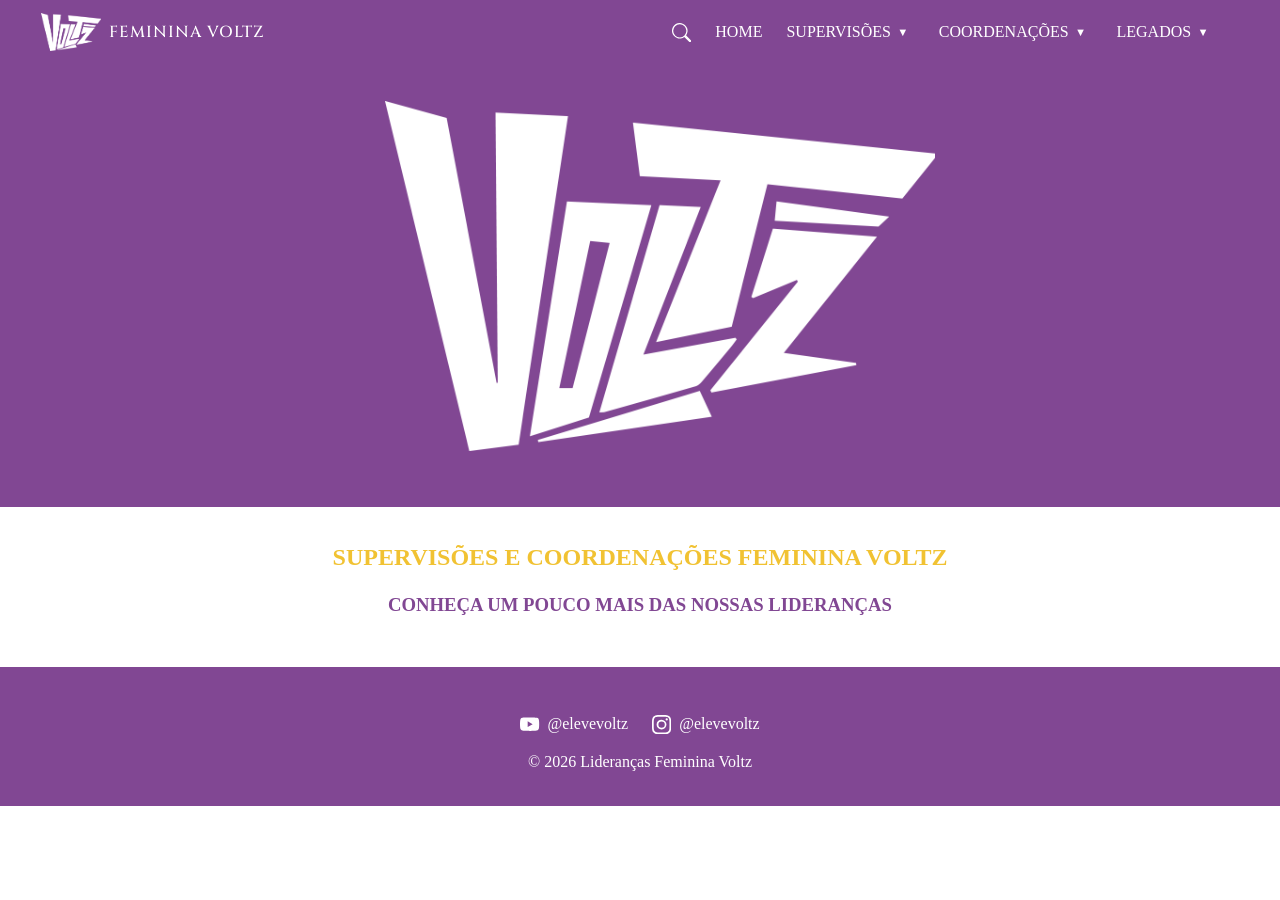
<file: index.html>
<!DOCTYPE html>
<html lang="en">

<head>
    <meta charset="UTF-8">
    <meta name="viewport" content="width=device-width, initial-scale=1.0">
    <title>Home | Feminina Voltz</title>

    <!-- FAVICON -->
    <link rel="icon" type="image/png" href="static/imagens/FAVICON.png">

    <!-- CSS -->
    <link rel="stylesheet" href="static/css/style.css">

    <!-- Google Fonts -->
    <link href="https://fonts.googleapis.com/css2?family=Poppins&display=swap" rel="stylesheet">

    <!-- Fontes -->
    <link href="https://fonts.googleapis.com/css2?family=Cinzel:wght@400;600;700&display=swap" rel="stylesheet">

    <link
        href="https://fonts.googleapis.com/css2?family=Cormorant+Garamond:wght@300;400;500;600;700&family=Poppins:wght@300;400;500;600&display=swap"
        rel="stylesheet">
</head>

<body class="body-index">
    <section class="logo-section">
        <img class="logo" src="static/imagens/LOGO_VOLTZ.png" alt="Logo Feminina Voltz">
    </section>

    <section>
        <div class="title">
            <h1>SUPERVISÕES  E COORDENAÇÕES FEMININA VOLTZ</h1>
        </div>
        <div class="subtitle">
            <h3>CONHEÇA UM POUCO MAIS DAS NOSSAS LIDERANÇAS</h3>
        </div>
    </section>

    <script src="js/layout.js"></script>
</body>

</html>
</file>
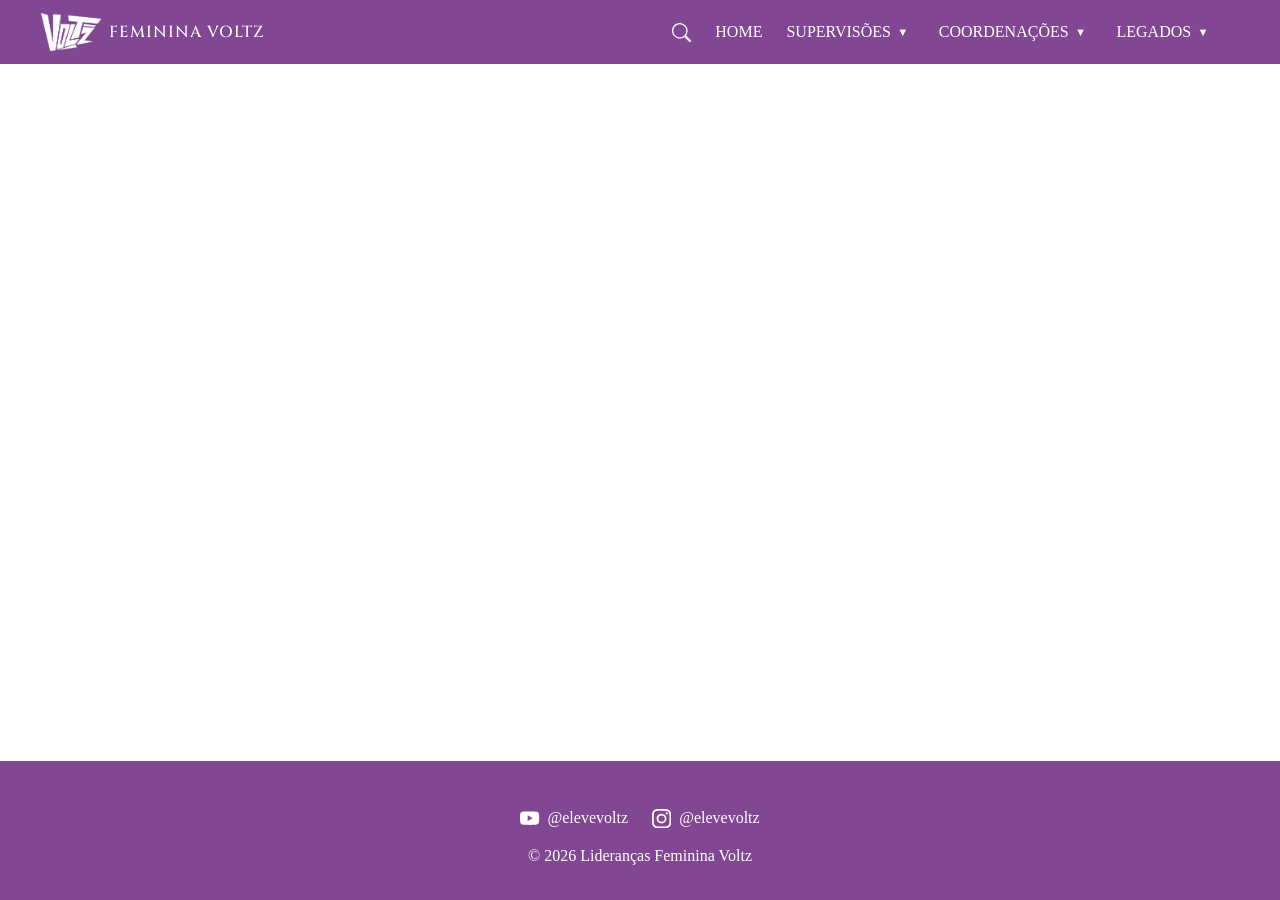
<file: coordenacao.html>
<!DOCTYPE html>
<html lang="en">

<head>
    <meta charset="UTF-8">
    <meta name="viewport" content="width=device-width, initial-scale=1.0">
    <title>Coordenação | Feminina Voltz</title>

    <!-- FAVICON -->
    <link rel="icon" type="image/png" href="static/imagens/FAVICON.png">

    <!-- CSS -->
    <link rel="stylesheet" href="static/css/style.css">

    <!-- Google Fonts -->
    <link href="https://fonts.googleapis.com/css2?family=Poppins&display=swap" rel="stylesheet">

    <!-- Fontes -->
    <link href="https://fonts.googleapis.com/css2?family=Cinzel:wght@400;600;700&display=swap" rel="stylesheet">

    <link rel="preconnect" href="https://fonts.gstatic.com" crossorigin>

    <link
        href="https://fonts.googleapis.com/css2?family=Cormorant+Garamond:wght@300;400;500;600;700&family=Poppins:wght@300;400;500;600&display=swap"
        rel="stylesheet">
</head>

<body>
    <main id="conteudo"></main>

    <script src="js/layout.js"></script>
    <script src="js/coordenacao.js"></script>
</body>

</html>
</file>
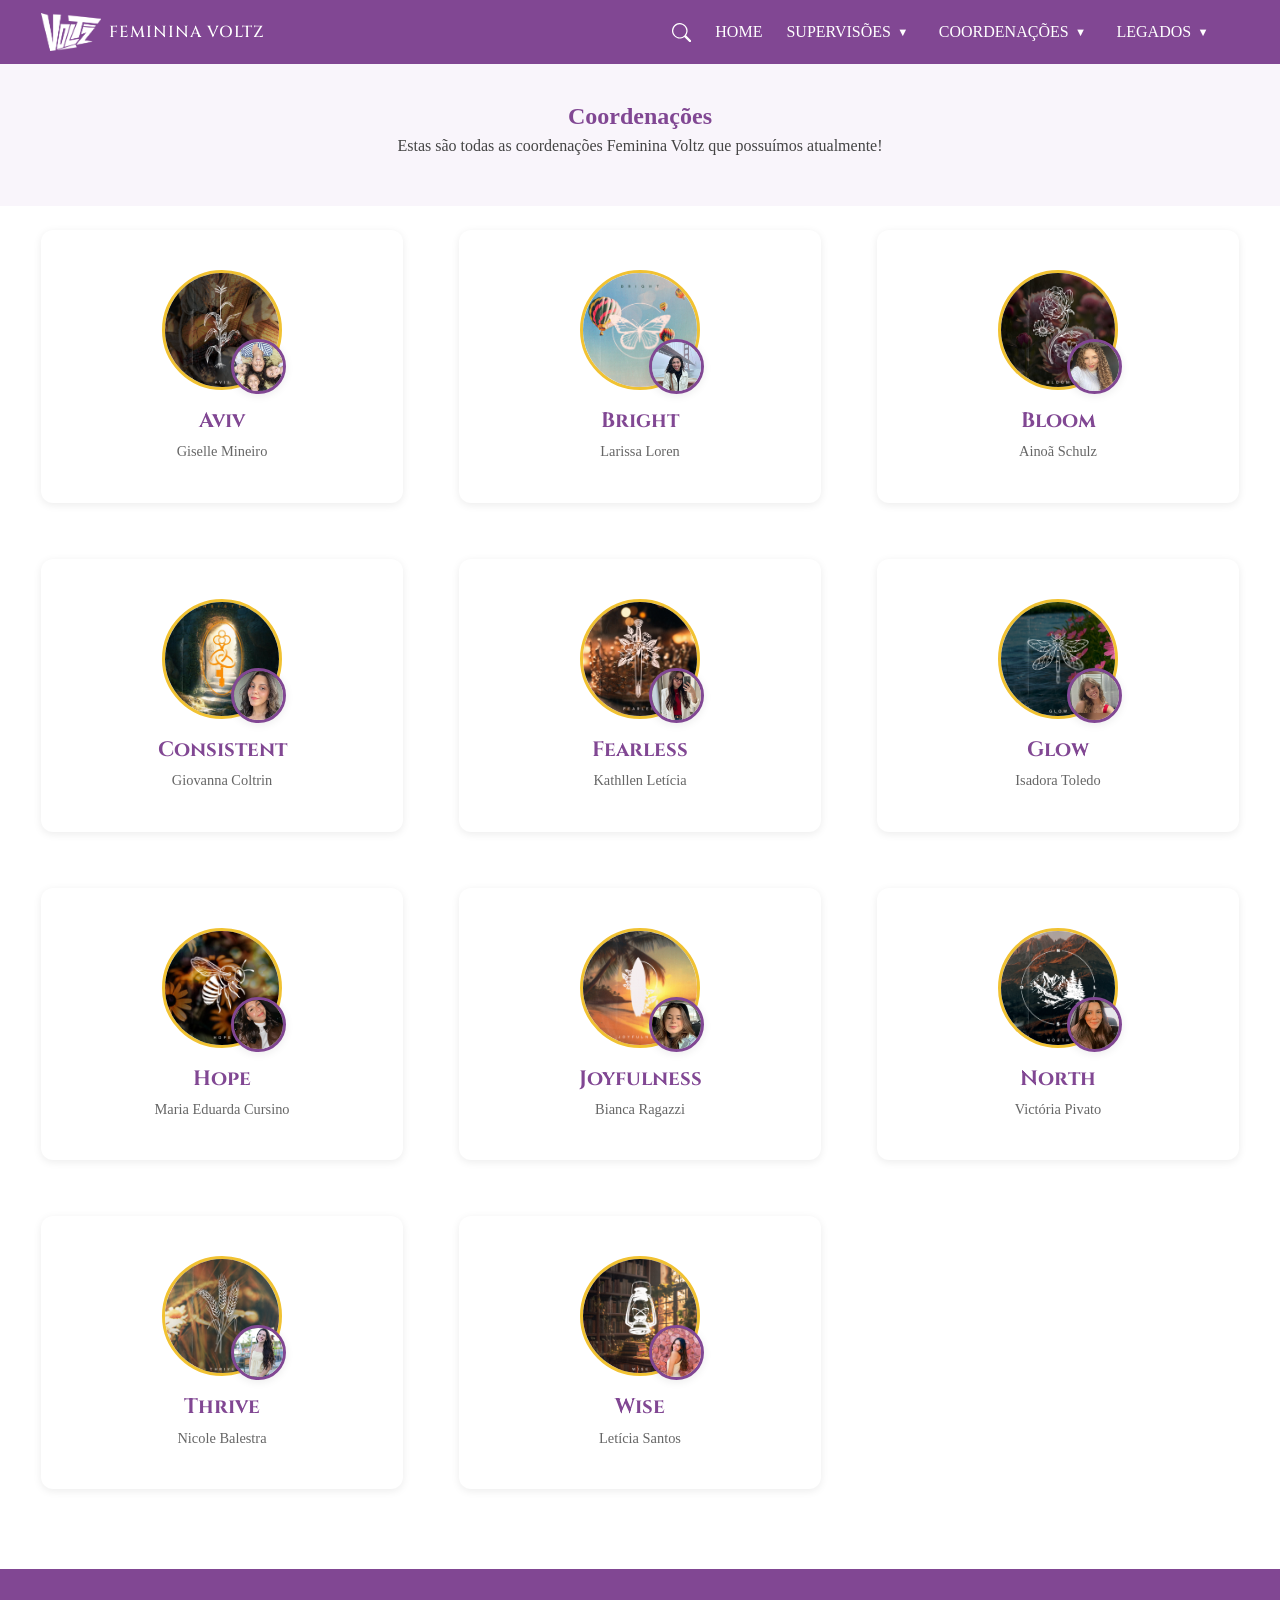
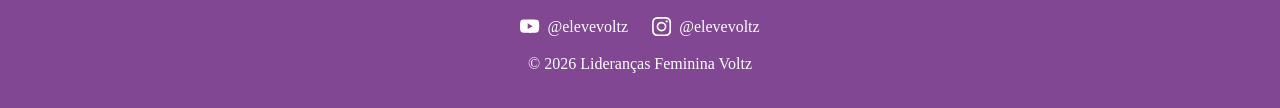
<file: coordenacoes.html>
<!DOCTYPE html>
<html lang="en">

<head>
    <meta charset="UTF-8">
    <meta name="viewport" content="width=device-width, initial-scale=1.0">
    <title>Coordenações | Feminina Voltz</title>

    <!-- FAVICON -->
    <link rel="icon" type="image/png" href="static/imagens/FAVICON.png">

    <!-- CSS -->
    <link rel="stylesheet" href="static/css/style.css">

    <!-- Google Fonts -->
    <link href="https://fonts.googleapis.com/css2?family=Poppins&display=swap" rel="stylesheet">

    <!-- Fontes -->
    <link href="https://fonts.googleapis.com/css2?family=Cinzel:wght@400;600;700&display=swap" rel="stylesheet">

    <link
        href="https://fonts.googleapis.com/css2?family=Cormorant+Garamond:wght@300;400;500;600;700&family=Poppins:wght@300;400;500;600&display=swap"
        rel="stylesheet">
</head>

<body>
<section class="descricao">
    <h1>Coordenações</h1>
    <p>Estas são todas as coordenações Feminina Voltz que possuímos atualmente!</p>
</section>

<div class="container cards-grid" id="coordenacoes-grid"></div>

<script src="js/layout.js"></script>
<script src="js/coordenacao.js"></script>
</body>

</html>
</file>
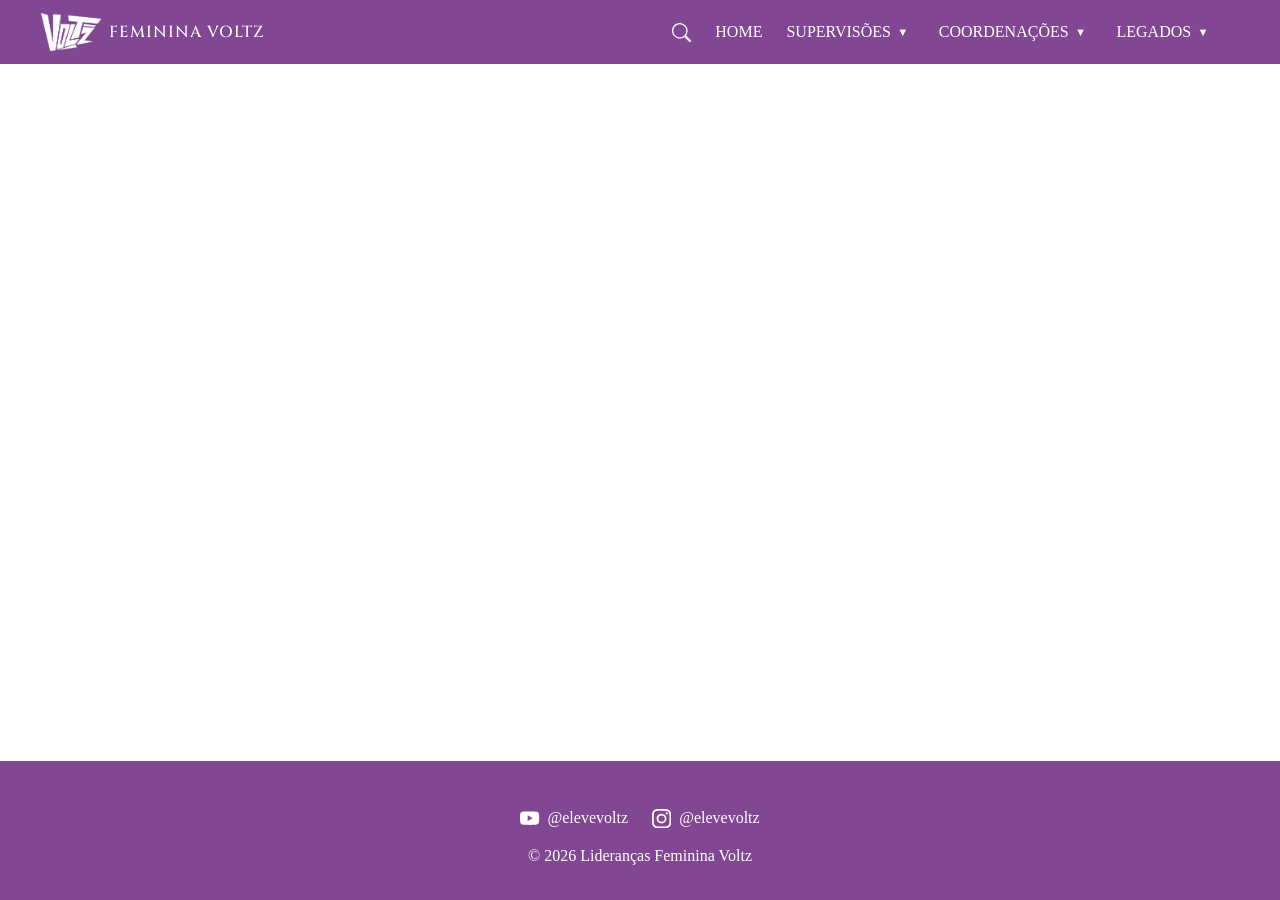
<file: legado.html>
<!DOCTYPE html>
<html lang="en">

<head>
    <meta charset="UTF-8">
    <meta name="viewport" content="width=device-width, initial-scale=1.0">
    <title>Legado | Feminina Voltz</title>

    <!-- FAVICON -->
    <link rel="icon" type="image/png" href="static/imagens/FAVICON.png">

    <link rel="stylesheet" href="static/css/style.css">

    <link href="https://fonts.googleapis.com/css2?family=Poppins&display=swap" rel="stylesheet">

    <link href="https://fonts.googleapis.com/css2?family=Cinzel:wght@400;600;700&display=swap" rel="stylesheet">

    <link href="https://fonts.googleapis.com/css2?family=Cormorant+Garamond:wght@300;400;500;600;700&family=Poppins:wght@300;400;500;600&display=swap" rel="stylesheet">
</head>

<body>

<main id="conteudo"></main>

<script src="js/layout.js"></script>
<script src="js/legados.js"></script>

</body>
</html>
</file>
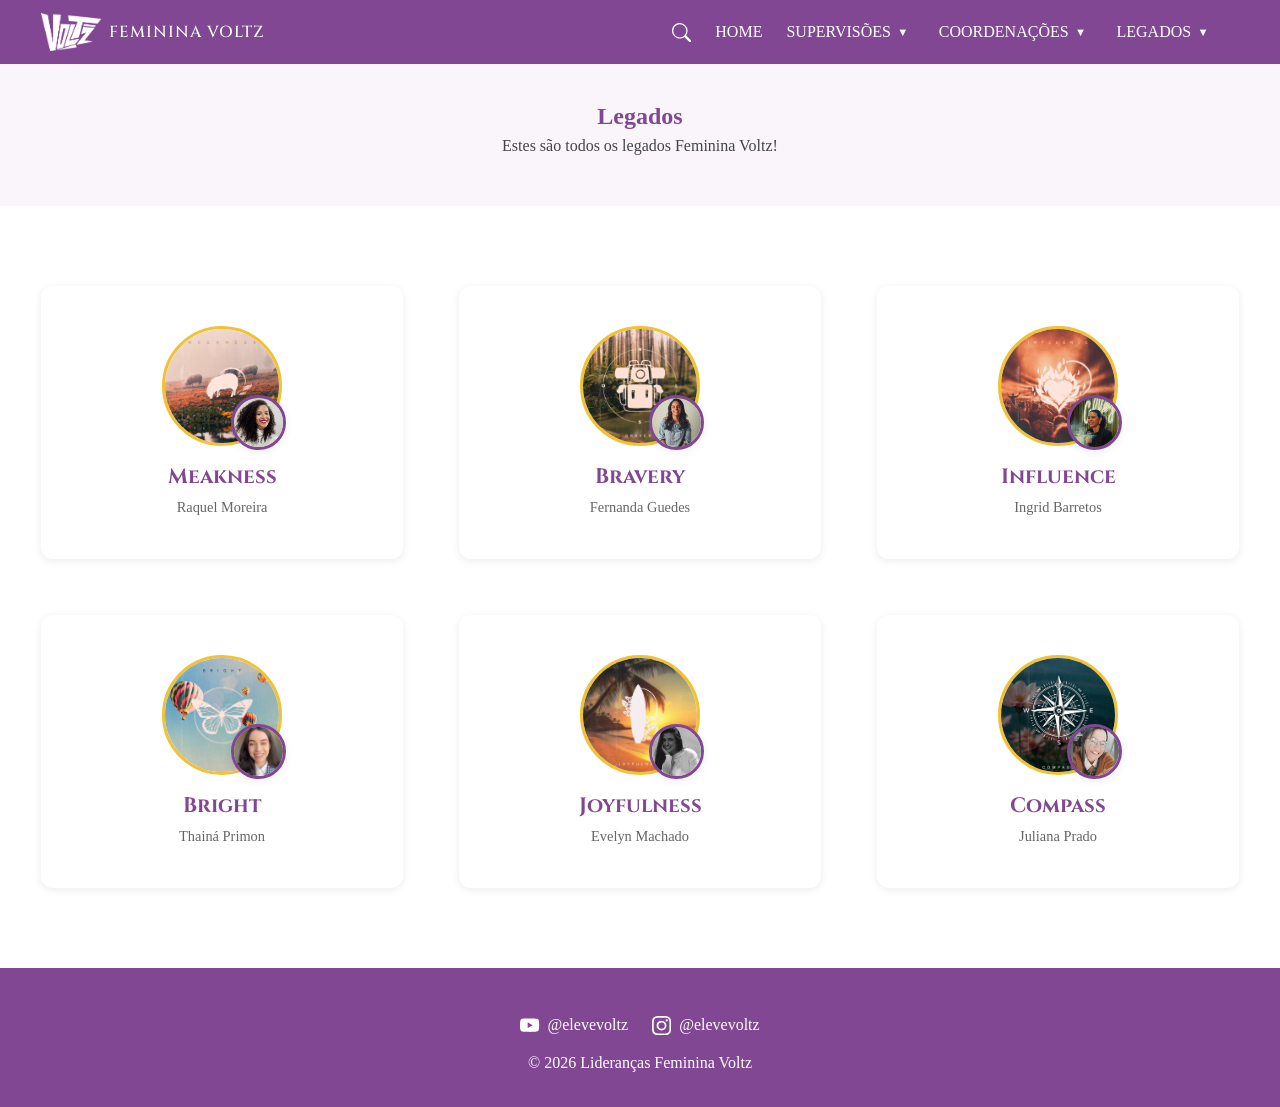
<file: legados.html>
<!DOCTYPE html>
<html lang="en">

<head>
    <meta charset="UTF-8">
    <meta name="viewport" content="width=device-width, initial-scale=1.0">
    <title>Legados | Feminina Voltz</title>

    <!-- FAVICON -->
    <link rel="icon" type="image/png" href="static/imagens/FAVICON.png">

    <link rel="stylesheet" href="static/css/style.css">

    <link href="https://fonts.googleapis.com/css2?family=Poppins&display=swap" rel="stylesheet">

    <link href="https://fonts.googleapis.com/css2?family=Cinzel:wght@400;600;700&display=swap" rel="stylesheet">

    <link href="https://fonts.googleapis.com/css2?family=Cormorant+Garamond:wght@300;400;500;600;700&family=Poppins:wght@300;400;500;600&display=swap" rel="stylesheet">
</head>

<body>

<section class="descricao">
    <h1>Legados</h1>
    <p>
        Estes são todos os legados Feminina Voltz!
    </p>
</section>

<div class="container cards-grid" id="legados-grid"></div>

<script src="js/layout.js"></script>
<script src="js/legados.js"></script>

</body>
</html>
</file>
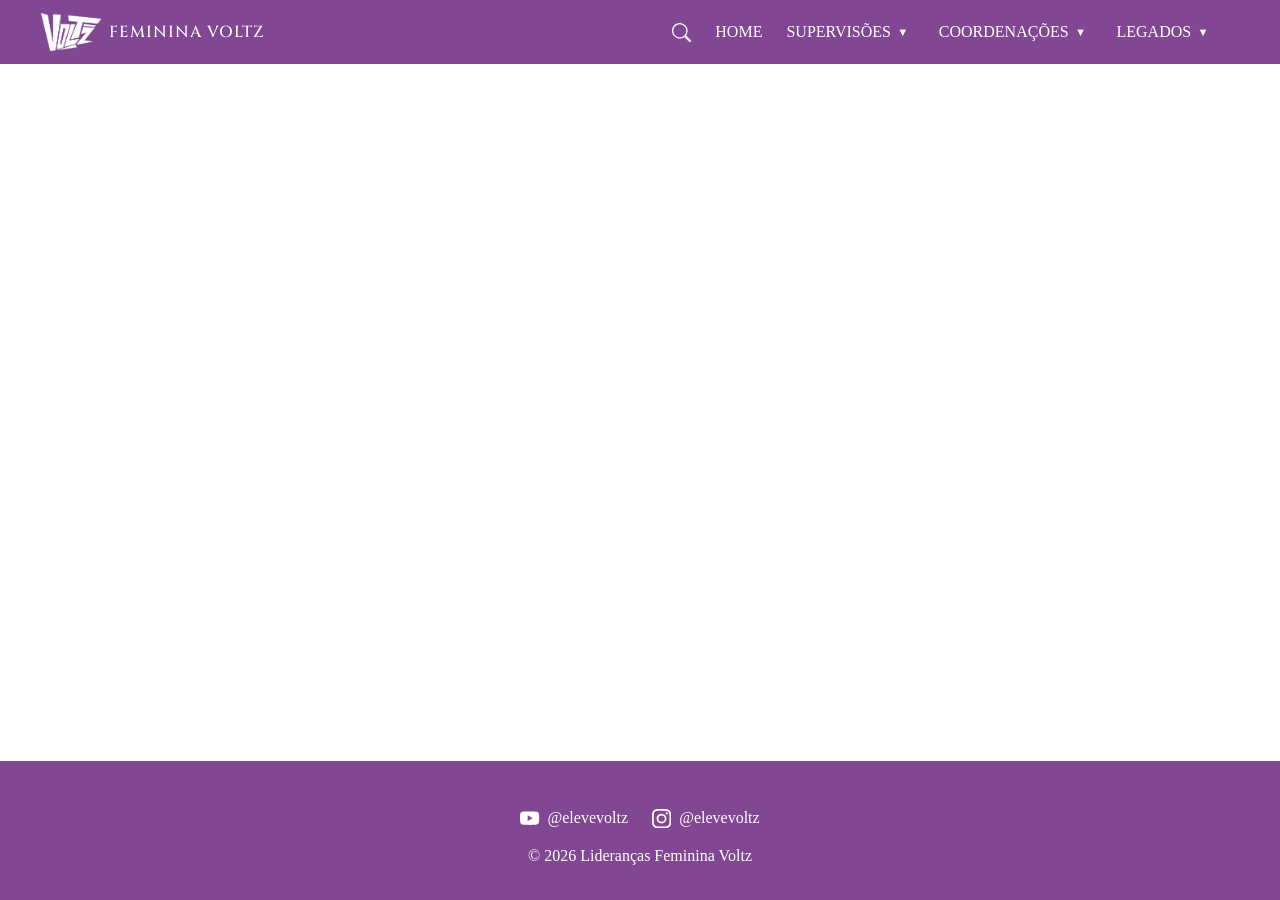
<file: supervisao.html>
<!DOCTYPE html>
<html lang="en">

<head>
    <meta charset="UTF-8">
    <meta name="viewport" content="width=device-width, initial-scale=1.0">
    <title>Supervisão | Feminina Voltz</title>

    <!-- FAVICON -->
    <link rel="icon" type="image/png" href="static/imagens/FAVICON.png">

    <!-- CSS -->
    <link rel="stylesheet" href="static/css/style.css">

    <!-- Google Fonts -->
    <link href="https://fonts.googleapis.com/css2?family=Poppins&display=swap" rel="stylesheet">

    <!-- Fontes -->
    <link href="https://fonts.googleapis.com/css2?family=Cinzel:wght@400;600;700&display=swap" rel="stylesheet">

    <link
        href="https://fonts.googleapis.com/css2?family=Cormorant+Garamond:wght@300;400;500;600;700&family=Poppins:wght@300;400;500;600&display=swap"
        rel="stylesheet">
</head>

<body>
    <main id="conteudo"></main>

    <script src="js/layout.js"></script>
    <script src="js/supervisao.js"></script>
</body>

</html>
</file>
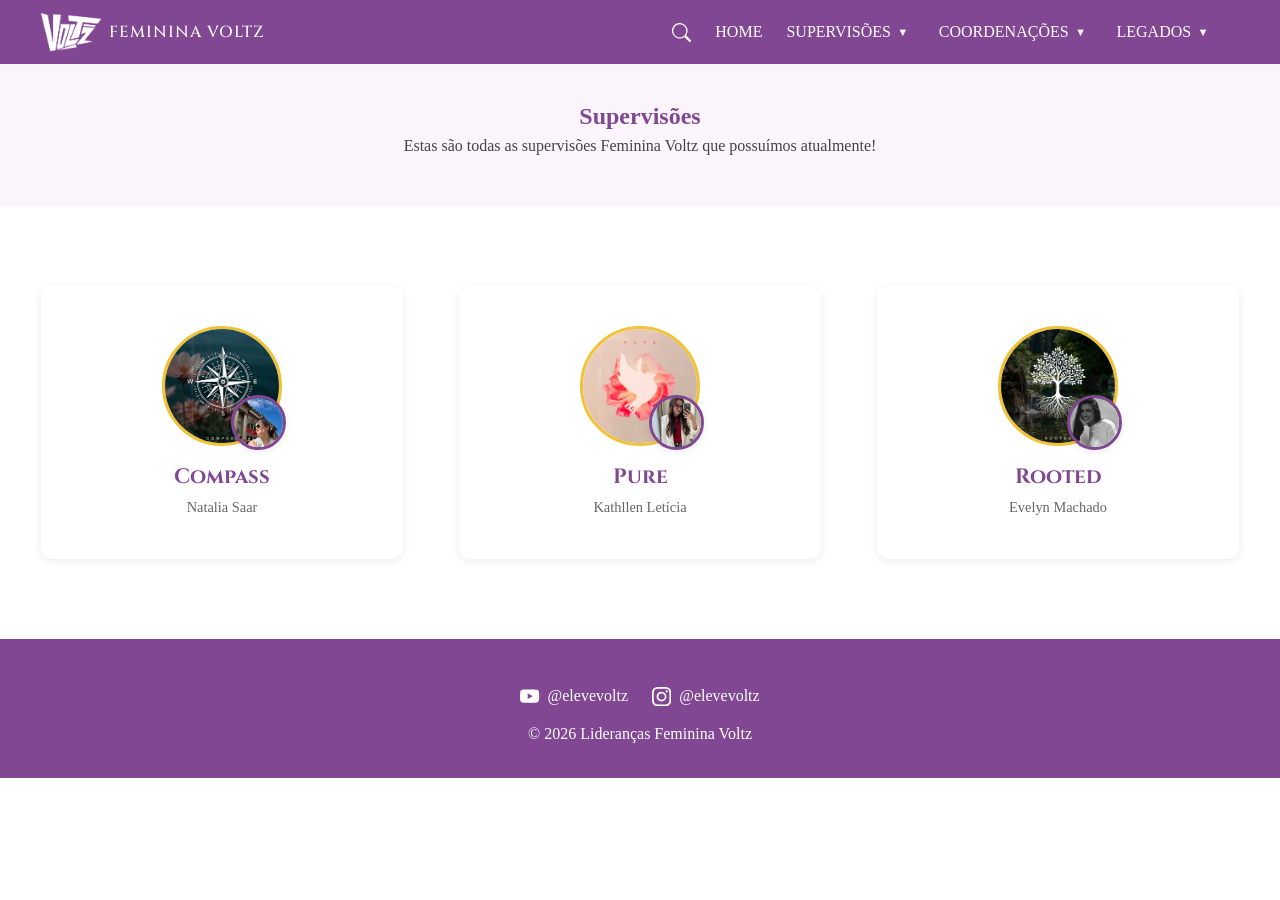
<file: supervisoes.html>
<!DOCTYPE html>
<html lang="en">

<head>
    <meta charset="UTF-8">
    <meta name="viewport" content="width=device-width, initial-scale=1.0">
    <title>Supervisões | Feminina Voltz</title>

    <!-- FAVICON -->
    <link rel="icon" type="image/png" href="static/imagens/FAVICON.png">

    <!-- CSS -->
    <link rel="stylesheet" href="static/css/style.css">

    <!-- Google Fonts -->
    <link href="https://fonts.googleapis.com/css2?family=Poppins&display=swap" rel="stylesheet">

    <!-- Fontes -->
    <link href="https://fonts.googleapis.com/css2?family=Cinzel:wght@400;600;700&display=swap" rel="stylesheet">

    <link
        href="https://fonts.googleapis.com/css2?family=Cormorant+Garamond:wght@300;400;500;600;700&family=Poppins:wght@300;400;500;600&display=swap"
        rel="stylesheet">
</head>

<body>
    <section class="descricao">
        <h1>Supervisões</h1>
        <p>Estas são todas as supervisões Feminina Voltz que possuímos atualmente!</p>
    </section>

    <div class="container cards-grid" id="supervisoes-grid"></div>

    <script src="js/layout.js"></script>
    <script src="js/supervisao.js"></script>
</body>

</html>
</file>
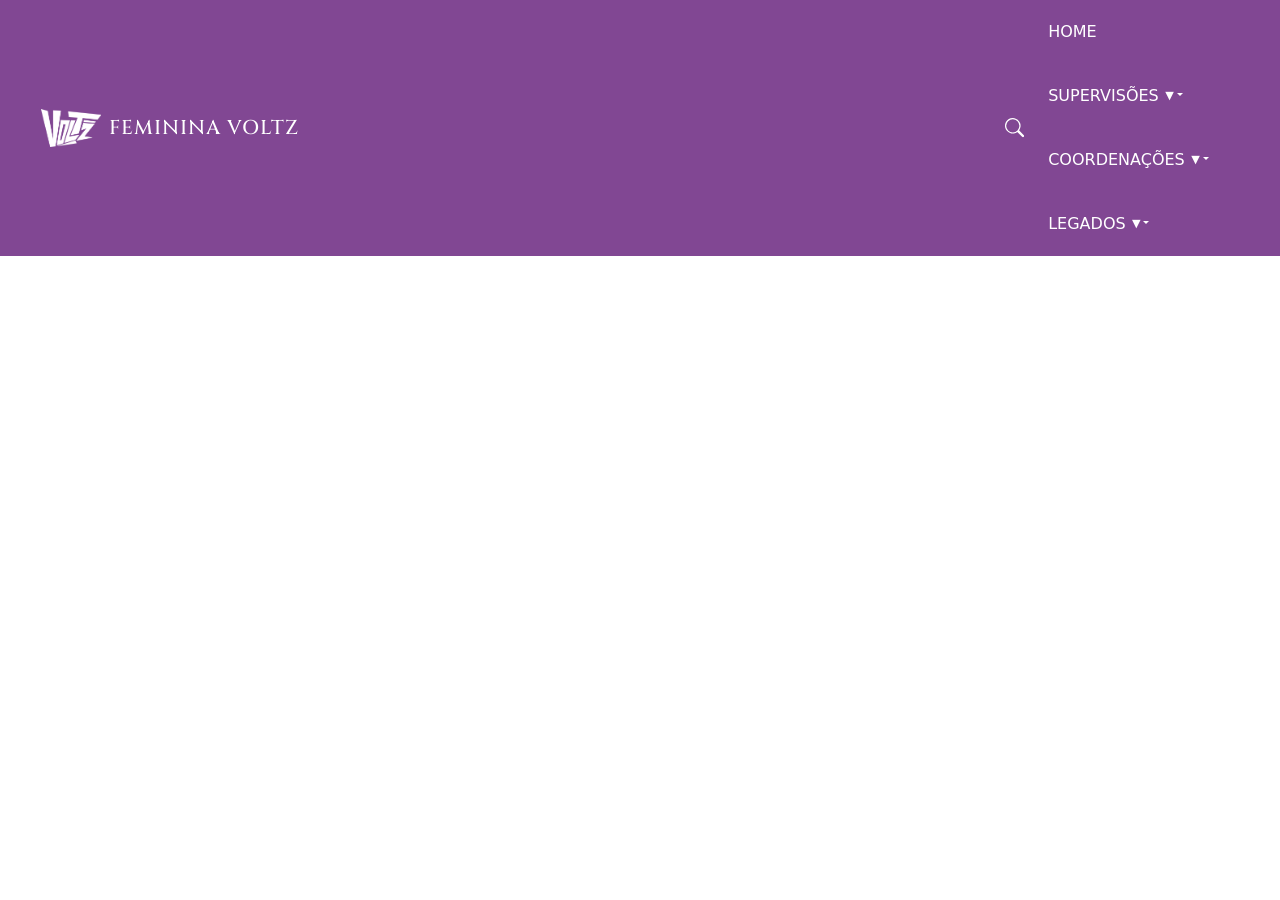
<file: supervisão.html>
<!DOCTYPE html>
<html lang="en">

<head>
    <meta charset="UTF-8">
    <meta name="viewport" content="width=device-width, initial-scale=1.0">
    <title>Document</title>

    <!-- Bootstrap -->
    <link href="https://cdn.jsdelivr.net/npm/bootstrap@5.3.3/dist/css/bootstrap.min.css" rel="stylesheet">

    <!-- Bootstrap Icons -->
    <link rel="stylesheet" href="https://cdn.jsdelivr.net/npm/bootstrap-icons@1.11.3/font/bootstrap-icons.min.css">

    <!-- CSS -->
    <link rel="stylesheet" href="static/css/style.css">

    <!-- Google Fonts -->
    <link href="https://fonts.googleapis.com/css2?family=Poppins&display=swap" rel="stylesheet">

    <!-- Fontes -->
    <link href="https://fonts.googleapis.com/css2?family=Cinzel:wght@400;600;700&display=swap" rel="stylesheet">

    <link
        href="https://fonts.googleapis.com/css2?family=Cormorant+Garamond:wght@300;400;500;600;700&family=Poppins:wght@300;400;500;600&display=swap"
        rel="stylesheet">
</head>

<body>
    <script src="js/layout.js"></script>
</body>

</html>
</file>
<file: static/css/style.css>
/* ==========================================================================
   VARIÁVEIS
   ========================================================================== */

:root {
    --cor-branco: #fff;
    --cor-roxo: #814793;
    --cor-lilas: #f9f5fb;
    --cor-amarelo: #F1C232;
    --cor-texto: #444;
    --cor-cinza: #666;
    --navbar-height: 50px;
    --arredondado: 12px;
    --sombra: 0 2px 8px rgba(0, 0, 0, 0.08);
    --sombra-pesada: 0 6px 16px rgba(0, 0, 0, 0.12);
}


/* ==========================================================================
   RESET
   ========================================================================== */

*,
*::before,
*::after {
    margin: 0;
    padding: 0;
    box-sizing: border-box;
}

html {
    font-size: 100%;
    scroll-behavior: smooth;
}

body {
    min-height: 100vh;
    display: flex;
    flex-direction: column;
    line-height: 1.5;
    text-rendering: optimizeLegibility;
    -webkit-font-smoothing: antialiased;
    padding-top: var(--navbar-height);
}

#conteudo {
    flex: 1;
}

.body-index {
    padding-top: 0;
}

img,
picture,
video,
canvas,
svg {
    display: block;
    max-width: 100%;
}

input,
button,
textarea,
select {
    font: inherit;
}

button {
    cursor: pointer;
    border: none;
    background: none;
}

a {
    color: inherit;
    text-decoration: none;
}

ul,
ol {
    list-style: none;
}

table {
    border-collapse: collapse;
    border-spacing: 0;
}

html,
body {
    overflow-x: hidden;
    width: 100%;
}


/* ==========================================================================
   LINKS
   ========================================================================== */

.nav-link:hover,
a:hover {
    color: var(--cor-amarelo);
}


/* ==========================================================================
   CONTAINER
   ========================================================================== */

.container {
    width: 100%;
    max-width: 1230px;
    margin: 0 auto;
    padding: 0 1rem;
}


/* ==========================================================================
   NAVBAR
   ========================================================================== */

.navbar {
    position: fixed;
    top: 0;
    left: 0;
    width: 100%;
    z-index: 1000;
    padding: 0.75rem 0;
    background-color: var(--cor-roxo);
    color: var(--cor-branco);
}

.navbar .container {
    display: flex;
    align-items: center;
    flex-wrap: wrap;
}

.navbar-logo {
    max-width: 60px;
    margin-right: 0.5rem;
}

.navbar-brand {
    color: var(--cor-branco);
    font-family: "Cinzel", serif;
    text-transform: uppercase;
    letter-spacing: 1px;
    font-weight: 525;
    margin-right: auto;
}

.navbar-brand:hover {
    color: var(--cor-amarelo);
}

.nav-link {
    color: var(--cor-branco);
}


/* ==========================================================================
   DROPDOWN (submenus da navbar)
   ========================================================================== */

.dropdown {
    position: relative;
}

.dropdown-wrapper {
    position: relative;
    display: flex;
    align-items: center;
}

.dropdown-toggle {
    background: none;
    border: none;
    color: var(--cor-branco);
    padding: 0 0.4rem;
    font-size: 0.7rem;
    transition: 0.2s;
}

.dropdown-toggle:hover {
    color: var(--cor-amarelo);
}

.dropdown-menu {
    position: absolute;
    top: 100%;
    left: 0;
    min-width: 220px;
    max-height: 350px;
    background: var(--cor-branco);
    border-radius: var(--arredondado);
    box-shadow: var(--sombra);
    opacity: 0;
    visibility: hidden;
    transform: translateY(10px);
    z-index: 999;
    overflow-y: auto;
    transition: 0.2s;
}

.dropdown-menu a {
    display: block;
    padding: 12px 18px;
    color: var(--cor-texto);
    transition: 0.2s;
}

.dropdown-menu a:hover {
    color: var(--cor-roxo);
    background: var(--cor-lilas);
    border-radius: var(--arredondado);
}

.dropdown-toggle:hover + .dropdown-menu,
.dropdown-menu:hover {
    opacity: 1;
    visibility: visible;
    transform: translateY(0);
}


/* ==========================================================================
   TOGGLER (botão hambúrguer)
   ========================================================================== */

.navbar-toggler {
    display: none;
    background: none;
    border: 1px solid var(--cor-lilas);
    border-radius: var(--arredondado);
    padding: 0.25rem 0.6rem;
    margin-left: auto;
}

.navbar-toggler-icon {
    display: block;
    width: 1.5em;
    height: 1.5em;
    background-color: var(--cor-branco);
    -webkit-mask: center / contain no-repeat url("data:image/svg+xml,%3Csvg xmlns='http://www.w3.org/2000/svg' viewBox='0 0 30 30'%3E%3Cpath stroke='white' stroke-width='2' stroke-linecap='round' stroke-miterlimit='10' d='M4 7h22M4 15h22M4 23h22'/%3E%3C/svg%3E");
    mask: center / contain no-repeat url("data:image/svg+xml,%3Csvg xmlns='http://www.w3.org/2000/svg' viewBox='0 0 30 30'%3E%3Cpath stroke='white' stroke-width='2' stroke-linecap='round' stroke-miterlimit='10' d='M4 7h22M4 15h22M4 23h22'/%3E%3C/svg%3E");
}


/* ==========================================================================
   MENU
   ========================================================================== */

.navbar-menu {
    display: flex;
    align-items: center;
}

.navbar-nav {
    display: flex;
    gap: 1.5rem;
    margin-right: 1.5rem;
}

/* ==========================================================================
   BUSCA
   ========================================================================== */

.search-wrapper{
    position:relative;
}

.search-form{
    position:relative;
    display:flex;
    align-items:center;
}

.search-btn{
    display:flex;
    align-items:center;
    justify-content:center;
    color:var(--cor-branco);
    cursor:pointer;
    flex-shrink:0;
}

.search-btn:hover{
    color: var(--cor-amarelo);
}

.search-box{
    position:relative;
    width:0;
    margin-left:1.5rem;
    overflow:hidden;
    transition:.3s;
}

.search-form.active .search-box{
    width:180px;
    margin-right:1.3rem;
}

.search-input{
    width:100%;
    padding:.45rem 2rem .45rem .9rem;

    border:none;
    border-bottom:2.4px solid var(--cor-amarelo);

    background:transparent;
    color:var(--cor-branco);

    outline:none;
}

.search-input::placeholder{
    color:rgba(255,255,255,.75);
}

/* Remove o X nativo */

.search-input::-webkit-search-cancel-button{
    display:none;
    -webkit-appearance:none;
}

.search-input::-ms-clear{
    display:none;
}

/* Adição do X bonito */

.search-clear{
    position:absolute;
    top:50%;
    right:4px;
    transform:translateY(-50%);
    width:20px;
    height:20px;
    display:flex;
    align-items:center;
    justify-content:center;
    border:none;
    border-radius:50%;
    background:none;
    color:var(--cor-branco);
    cursor:pointer;
    opacity:0;
    transition:.2s;
}

.search-form.active .search-clear{
    opacity:1;
}

.search-clear:hover{
    color:var(--cor-amarelo);
}

/* Dropdown */

.search-results{
    position:absolute;
    top:100%;
    left:0;
    min-width:250px;
    max-height:350px;
    background:var(--cor-branco);
    border-radius:var(--arredondado);
    box-shadow:var(--sombra);
    overflow-y:auto;
    opacity:0;
    visibility:hidden;
    transform:translateY(10px);
    transition:.2s;
    z-index:999;
}

.search-results.active{
    opacity:1;
    visibility:visible;
    transform:translateY(0);
}

.search-item{
    display:block;
    padding:12px 18px;
    color:var(--cor-texto);
    transition:.2s;
}

.search-item:hover{
    background:var(--cor-lilas);
    color:var(--cor-roxo);
}

.search-item strong{
    display:block;
    font-weight:600;
}

.search-item span{
    font-size:.8rem;
    color:var(--cor-cinza);
}

.search-item small{
    display:block;
    margin-top:.3rem;
    font-size:.75rem;
    color:var(--cor-cinza);
}

mark{
    background:var(--cor-amarelo);
    color:inherit;
    padding:0;
    border-radius:2px;
}


/* ==========================================================================
   PÁGINA INICIAL (index)
   ========================================================================== */

.logo-section {
    background-color: var(--cor-roxo);
    padding: 1px 20px 40px 60px;
}

.logo {
    width: 100%;
    max-width: 550px;
    height: auto;
    display: block;
    margin: 100px auto 1rem;
}

.title {
    text-align: center;
    margin: 2rem 0 1rem;
    color: var(--cor-amarelo);
}

.subtitle {
    text-align: center;
    margin: 0 3.2rem 3rem;
    color: var(--cor-roxo);
}


/* ==========================================================================
   DESCRIÇÃO (cabeçalho das páginas de listagem: coordenações, supervisões, legados)
   ========================================================================== */

.descricao {
    text-align: center;
    margin: 0;
    padding: 3rem;
    background-color: var(--cor-lilas);
    color: var(--cor-texto);
}

.descricao h1 {
    color: var(--cor-roxo);
}


/* ==========================================================================
   CARDS (listagem de coordenações/supervisões/legados)
   ========================================================================== */

.cards-grid {
    display: grid;
    align-items: center;
    grid-template-columns: repeat(auto-fill, minmax(330px, 1fr));
    gap: 3.5rem;
    margin: 5rem auto;
}

.card {
    display: flex;
    flex-direction: column;
    align-items: center;
    text-align: center;
    background-color: var(--cor-branco);
    border-radius: var(--arredondado);
    padding: 2.5rem;
    box-shadow: var(--sombra);
    transition: transform 0.2s ease, box-shadow 0.2s ease;
}

.card:hover {
    transform: translateY(-4px);
    box-shadow: var(--sombra-pesada);
}

.card-foto {
    width: 120px;
    height: 120px;
    object-fit: cover;
    border-radius: 50%;
    margin-bottom: 1rem;
    border: 3.5px solid var(--cor-amarelo);
}

.card-foto-wrapper {
    position: relative;
    margin-bottom: 1rem;
}

.card-foto-wrapper .card-foto {
    margin-bottom: 0;
}

.card-foto-mini {
    position: absolute;
    bottom: -4px;
    right: -4px;
    width: 55px;
    height: 55px;
    object-fit: cover;
    border-radius: 50%;
    border: 3px solid var(--cor-roxo);
    box-shadow: var(--sombra);
}

.card-titulo {
    font-size: 1.3rem;
    color: var(--cor-roxo);
    font-family: "Cinzel", serif;
    margin-bottom: 0.25rem;
}

.card-subtitulo {
    font-size: 0.9rem;
    color: var(--cor-cinza);
}

/* ==========================================================================
   SUPERVISORA DA COORDENAÇÃO
   ========================================================================== */

.detalhe-foto-wrapper {
    position: relative;
}

.detalhe-foto-mini {
    position: absolute;
    bottom: 0;
    right: -20px;
    width: 75px;
    height: 75px;
    object-fit: cover;
    border-radius: 50%;
    border: 3px solid var(--cor-amarelo);
    transition: transform 0.2s ease, box-shadow 0.2s ease;
}

.detalhe-foto-mini.hover-ativo {
    transform: translateY(-4px);
    box-shadow: var(--sombra-pesada);
}

.supervisora-badge-texto {
    position: absolute;
    bottom: 0px;
    left: 255px;
    font-size: 0.75rem;
    color: var(--cor-texto);
    line-height: 1.25;
    text-align: left;
    white-space: nowrap;
    transition: transform 0.2s ease, text-shadow 0.2s ease;
}

.supervisora-badge-texto.hover-ativo {
    transform: translateY(-4px);
    text-shadow: var(--sombra-pesada);
}

/* ==========================================================================
   COORDENAÇÕES/LÍDERES (título da sessão lilás)
   ========================================================================== */

.secao-titulo {
    text-align: center;
    font-family: "Cinzel", serif;
    color: var(--cor-roxo);
    font-size: 1.1rem;
    text-transform: uppercase;
    letter-spacing: 2px;
    padding-top: 2rem;
    margin-bottom: 1.5rem;
    position: relative;
}

.secao-titulo::after {
    content: "";
    display: block;
    width: 40px;
    height: 2px;
    margin: 0 auto 0;
    background: var(--cor-amarelo);
}

/* ==========================================================================
   DETALHE (coordenação, supervisão ou legado individual)
   ========================================================================== */

.detalhe-header {
    text-align: flex-start;
    padding: 3rem 1rem 2rem;
    display: grid;
    grid-template-columns: 1fr 1fr 1fr;
    align-items: center;
}

.detalhe-header h1 {
    color: var(--cor-roxo);
    font-family: "Cinzel", serif;
    margin-bottom: 1rem;
}

.detalhe-foto {
    width: 280px;
    max-width: 280px;
    margin: 0 auto 1rem;
    border-radius: var(--arredondado);
    grid-row: 1;
    grid-column: 2;
}

.detalhe-significado,
.detalhe-simbolo,
.detalhe-base,
.detalhe-personagem,
.detalhe-informacoes {
    max-width: 400px;
    color: var(--cor-texto);
    grid-column: 3;
    text-align: left;
    margin-right: 0.5rem;
}

.coordenadora-info,
.supervisora-info {
    position: relative;   /* adicione esta linha */
    display: flex;
    flex-direction: column;
    align-items: center;
    justify-content: center;
    gap: 0.5rem;
    grid-column: 1;
    grid-row: 1;
    margin-left: 13rem;
}

.coordenadora-foto,
.supervisora-foto {
    width: 200px;
    height: 200px;
    object-fit: cover;
    border-radius: 50%;
    border: 5px solid var(--cor-roxo);
}


/* ==========================================================================
   GRIDS (líderes dentro da coordenação / coordenações dentro da supervisão)
   ========================================================================== */

.lideres-secao,
.coordenacoes-secao {
    width: 100%;
    background-color: var(--cor-lilas);
    padding: 0rem 0 3.8rem;
}

.lideres-grid,
.coordenacoes-grid {
    display: flex;
    flex-wrap: nowrap;
    justify-content: center;
    gap: 1.5rem;
}

#coordenacoes-grid {
    margin-top: 1.5rem;
}

.lider-card {
    display: flex;
    flex-direction: column;
    align-items: center;
    text-align: center;
    width: 220px;
}

.lider-foto {
    width: 110px;
    height: 110px;
    object-fit: cover;
    border-radius: 50%;
    margin-bottom: 0.5rem;
    border: 3.5px solid var(--cor-amarelo);
}

.lider-nome {
    font-size: 0.9rem;
    color: var(--cor-cinza);
}


/* ==========================================================================
   MENSAGEM DE ERRO
   ========================================================================== */

.erro {
    text-align: center;
    padding: 3rem 1rem;
    color: var(--cor-texto);
}


/* ==========================================================================
   FOOTER
   ========================================================================== */

footer {
    background-color: var(--cor-roxo);
    color: var(--cor-branco);
    padding: 2rem;
    text-align: center;
    margin: 0;
}

.contato-lista {
    display: flex;
    justify-content: center;
    gap: 1.5rem;
    margin: 1rem;
    padding: 0;
    list-style: none;
}

.social-item {
    display: flex;
    align-items: center;
    gap: 0.5rem;
    line-height: 1;
    text-decoration: none;
}

.icon,
.icon-search {
    width: 1.2rem;
    height: 1.2rem;
    flex-shrink: 0;
}

.copyright {
    margin-top: 0.5rem;
}


/* ==========================================================================
   RESPONSIVO
   ========================================================================== */

@media (max-width: 991px) {

    .navbar-toggler {
        display: block;
        order: 2;
    }

    .navbar-menu {
        display: none;
        flex-direction: column;
        align-items: flex-start;
        width: 100%;
        margin-top: 1rem;
        order: 3;
    }

    .navbar-menu.show {
        display: flex;
    }

    .navbar-nav {
        flex-direction: column;
        gap: 0.75rem;
        margin-right: 0;
        width: 100%;
    }

    .detalhe-header {
        grid-template-columns: 1fr;
        padding: 2rem 1rem;
        text-align: center;
    }

    .detalhe-foto {
        grid-column: 1;
        grid-row: auto;
        margin: 0 auto 1.5rem;
    }

    .detalhe-foto-mini-link {
    display: contents;
}

    .detalhe-significado,
    .detalhe-simbolo,
    .detalhe-base,
    .detalhe-personagem,
    .detalhe-informacoes {
        grid-column: 1;
        max-width: 100%;
        margin: 0.2rem 0.4rem;
        text-align: center;
    }

    .coordenadora-info,
    .supervisora-info {
        grid-column: 1;
        grid-row: auto;
        margin-left: 0;
        margin-bottom: 1.5rem;
    }

    .lideres-grid,
    .coordenacoes-grid {
        flex-wrap: wrap;
    }

    .coordenacoes-grid .card {
        width: 300px;
    }

    .cards-grid {
        grid-template-columns: 1fr;
    }

    .search-wrapper {
        order: 1;
        margin-left: auto;
    }

    .navbar-toggler {
        order: 2;
    }

    .navbar-menu {
        order: 3;
    }

    .supervisora-badge-texto {
        position: static;
        text-align: center;
        white-space: normal;
        margin-top: 0.3rem;
    }
}
</file>
